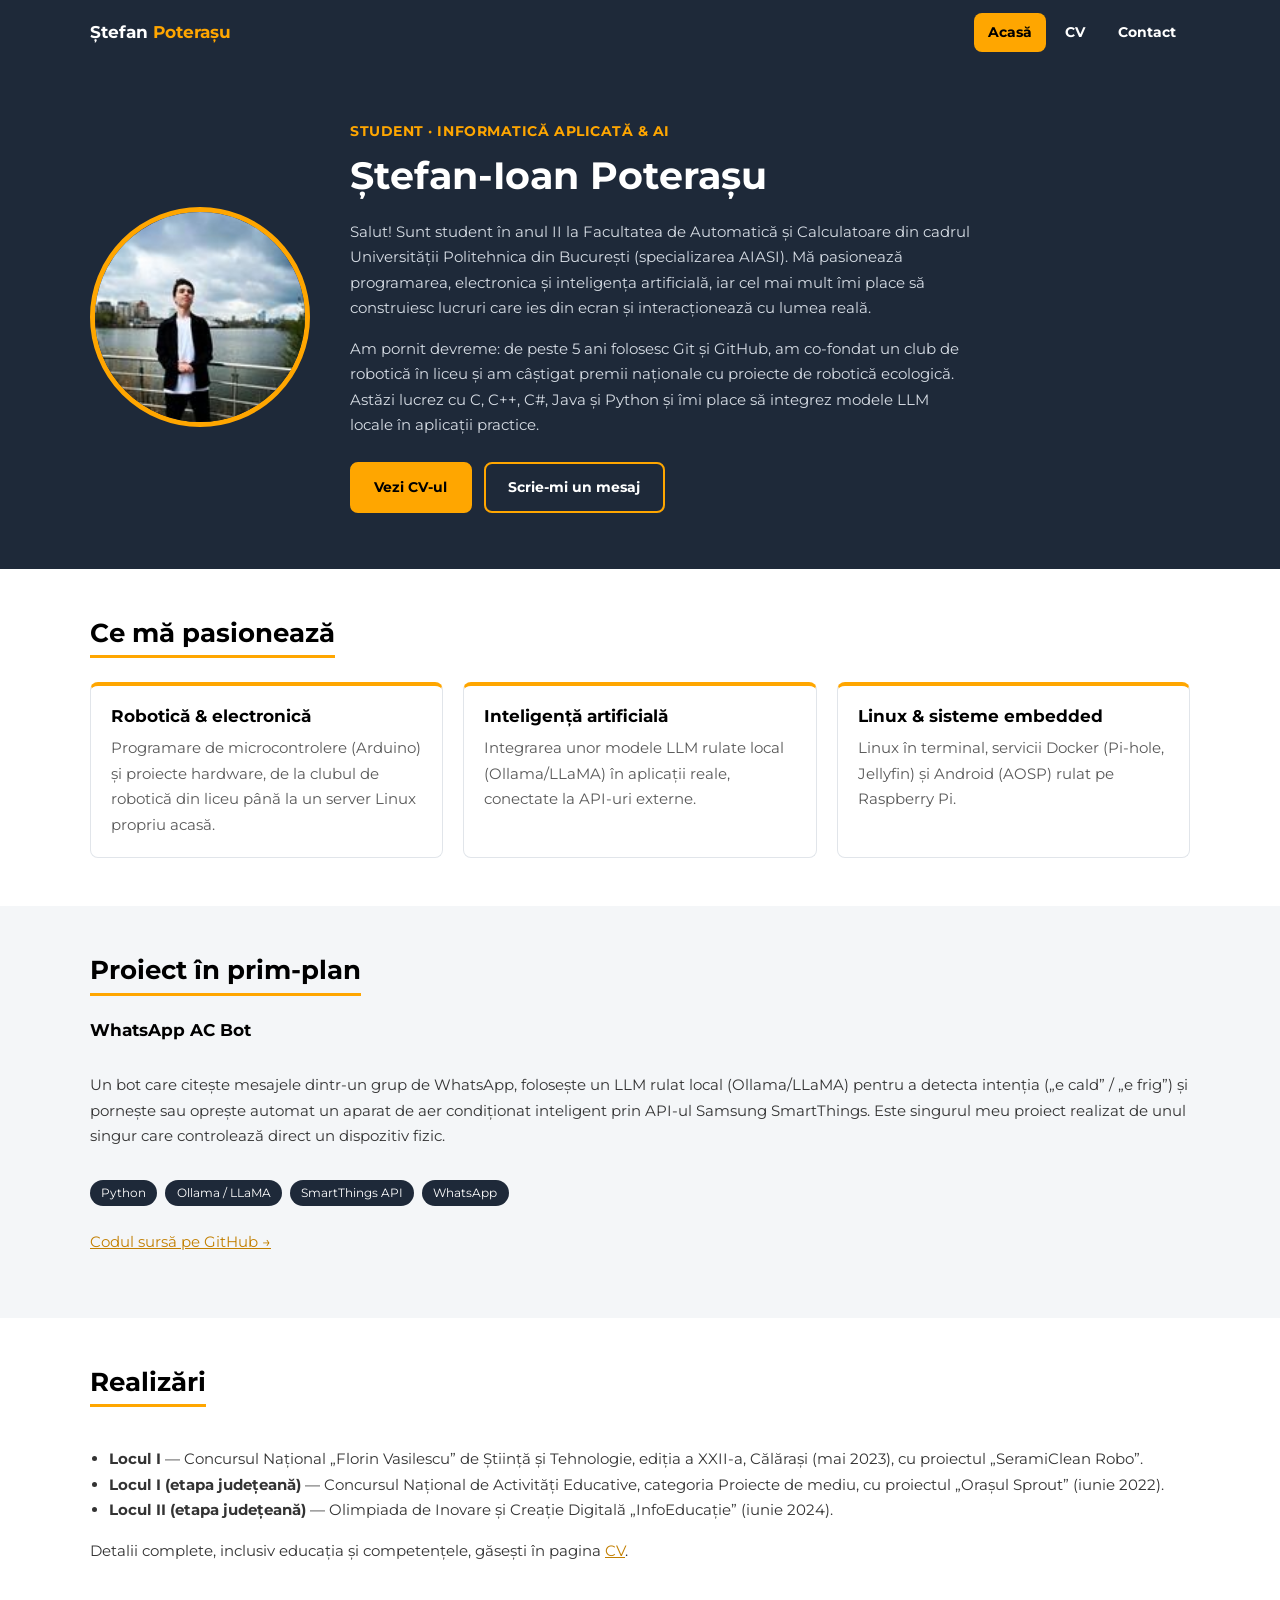
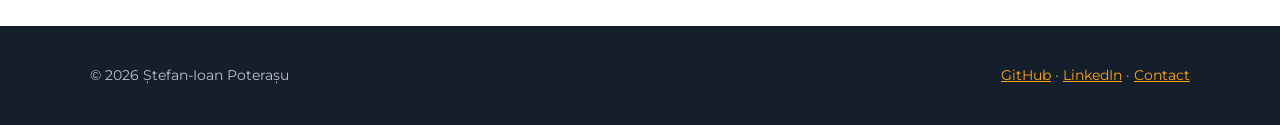
<file: index.html>
<!DOCTYPE html>
<html lang="ro">
<head>
    <meta charset="UTF-8">
    <meta name="viewport" content="width=device-width, initial-scale=1.0">
    <meta name="description" content="Site de prezentare — Ștefan-Ioan Poterașu, student la Facultatea de Automatică și Calculatoare, UPB.">
    <title>Acasă — Ștefan-Ioan Poterașu</title>
    <link rel="preconnect" href="https://fonts.googleapis.com">
    <link rel="preconnect" href="https://fonts.gstatic.com" crossorigin>
    <link href="https://fonts.googleapis.com/css2?family=Montserrat:wght@400;700&display=swap" rel="stylesheet">
    <link rel="stylesheet" href="styles/styles.css">
</head>
<body>
    <a class="skip-link" href="#continut">Sari la conținut</a>

    <header class="site-header">
        <div class="container">
            <a class="brand" href="index.html">Ștefan <span>Poterașu</span></a>
            <nav class="site-nav" aria-label="Navigare principală">
                <ul>
                    <li><a href="index.html" aria-current="page">Acasă</a></li>
                    <li><a href="cv.html">CV</a></li>
                    <li><a href="contact.html">Contact</a></li>
                </ul>
            </nav>
        </div>
    </header>

    <main id="continut">
        <section class="hero" aria-labelledby="titlu-principal">
            <div class="container">
                <figure>
                    <img src="img/stefan.jpg" width="220" height="220" alt="Portret al lui Ștefan-Ioan Poterașu, în aer liber, lângă un lac">
                </figure>
                <div>
                    <p class="role">Student · Informatică aplicată &amp; AI</p>
                    <h1 id="titlu-principal">Ștefan-Ioan Poterașu</h1>
                    <p>
                        Salut! Sunt student în anul II la Facultatea de Automatică și Calculatoare din cadrul
                        Universității Politehnica din București (specializarea AIASI). Mă pasionează programarea,
                        electronica și inteligența artificială, iar cel mai mult îmi place să construiesc lucruri
                        care ies din ecran și interacționează cu lumea reală.
                    </p>
                    <p>
                        Am pornit devreme: de peste 5 ani folosesc Git și GitHub, am co-fondat un club de robotică
                        în liceu și am câștigat premii naționale cu proiecte de robotică ecologică. Astăzi lucrez
                        cu C, C++, C#, Java și Python și îmi place să integrez modele LLM locale în aplicații practice.
                    </p>
                    <div class="actions">
                        <a class="btn" href="cv.html">Vezi CV-ul</a>
                        <a class="btn btn-outline" href="contact.html">Scrie-mi un mesaj</a>
                    </div>
                </div>
            </div>
        </section>

        <section class="section" aria-labelledby="titlu-pasiuni">
            <div class="container">
                <h2 id="titlu-pasiuni">Ce mă pasionează</h2>
                <div class="cards">
                    <article class="card">
                        <h3>Robotică &amp; electronică</h3>
                        <p>Programare de microcontrolere (Arduino) și proiecte hardware, de la clubul de robotică din liceu până la un server Linux propriu acasă.</p>
                    </article>
                    <article class="card">
                        <h3>Inteligență artificială</h3>
                        <p>Integrarea unor modele LLM rulate local (Ollama/LLaMA) în aplicații reale, conectate la API-uri externe.</p>
                    </article>
                    <article class="card">
                        <h3>Linux &amp; sisteme embedded</h3>
                        <p>Linux în terminal, servicii Docker (Pi-hole, Jellyfin) și Android (AOSP) rulat pe Raspberry Pi.</p>
                    </article>
                </div>
            </div>
        </section>

        <section class="section alt" aria-labelledby="titlu-proiect">
            <div class="container">
                <h2 id="titlu-proiect">Proiect în prim-plan</h2>
                <article class="featured">
                    <h3>WhatsApp AC Bot</h3>
                    <p>
                        Un bot care citește mesajele dintr-un grup de WhatsApp, folosește un LLM rulat local
                        (Ollama/LLaMA) pentru a detecta intenția („e cald” / „e frig”) și pornește sau oprește
                        automat un aparat de aer condiționat inteligent prin API-ul Samsung SmartThings.
                        Este singurul meu proiect realizat de unul singur care controlează direct un dispozitiv fizic.
                    </p>
                    <ul class="tags" aria-label="Tehnologii folosite">
                        <li>Python</li>
                        <li>Ollama / LLaMA</li>
                        <li>SmartThings API</li>
                        <li>WhatsApp</li>
                    </ul>
                    <p><a href="https://github.com/PoterasuStefan/whatsapp-ac-bot">Codul sursă pe GitHub →</a></p>
                </article>
            </div>
        </section>

        <section class="section" aria-labelledby="titlu-realizari">
            <div class="container">
                <h2 id="titlu-realizari">Realizări</h2>
                <ul>
                    <li><strong>Locul I</strong> — Concursul Național „Florin Vasilescu” de Știință și Tehnologie, ediția a XXII-a, Călărași (mai 2023), cu proiectul „SeramiClean Robo”.</li>
                    <li><strong>Locul I (etapa județeană)</strong> — Concursul Național de Activități Educative, categoria Proiecte de mediu, cu proiectul „Orașul Sprout” (iunie 2022).</li>
                    <li><strong>Locul II (etapa județeană)</strong> — Olimpiada de Inovare și Creație Digitală „InfoEducație” (iunie 2024).</li>
                </ul>
                <p>Detalii complete, inclusiv educația și competențele, găsești în pagina <a href="cv.html">CV</a>.</p>
            </div>
        </section>
    </main>

    <footer class="site-footer">
        <div class="container">
            <p>© 2026 Ștefan-Ioan Poterașu</p>
            <p>
                <a href="https://github.com/PoterasuStefan">GitHub</a> ·
                <a href="https://www.linkedin.com/in/%C5%9Ftefan-potera%C5%9Fu-464304391/">LinkedIn</a> ·
                <a href="contact.html">Contact</a>
            </p>
        </div>
    </footer>
</body>
</html>
</file>
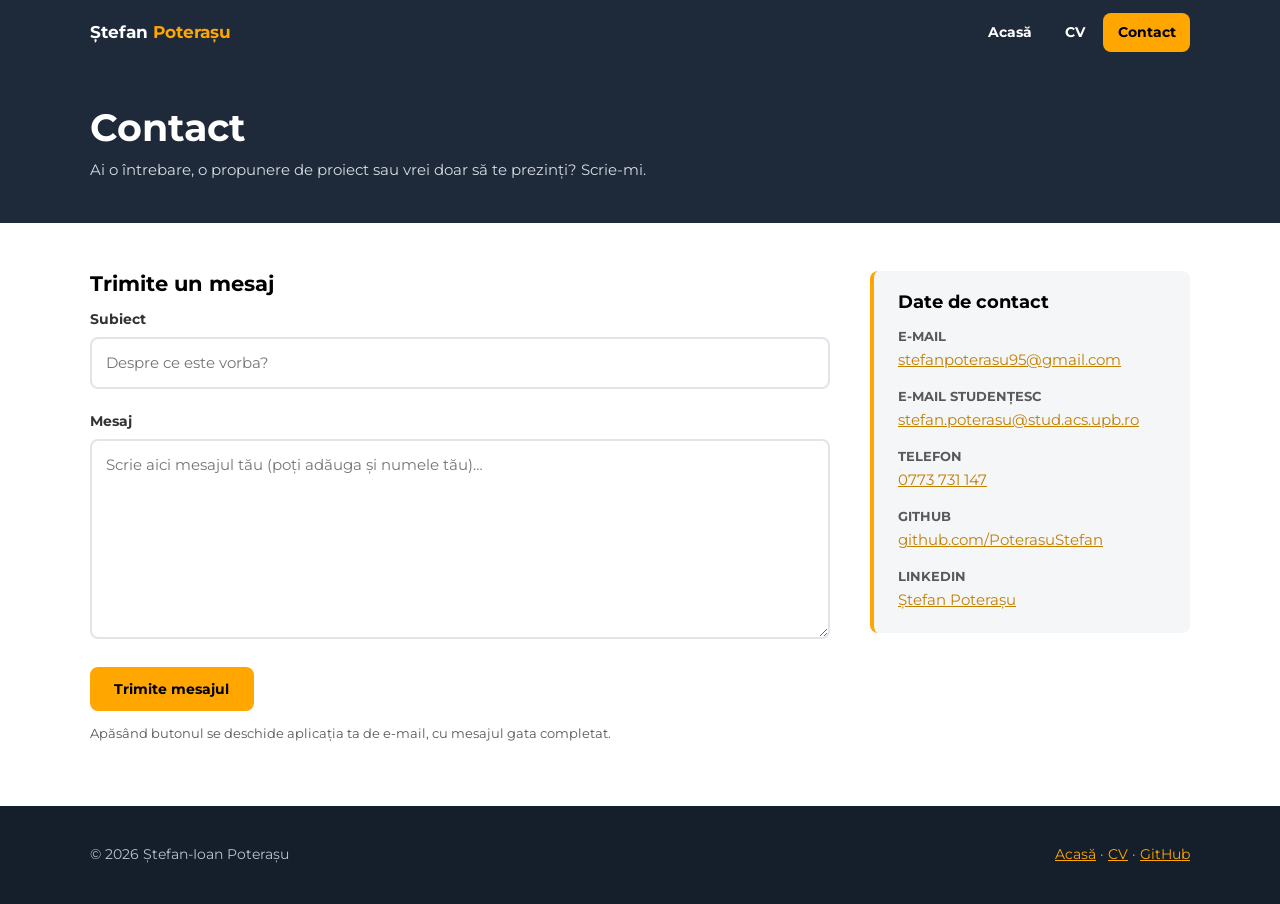
<file: contact.html>
<!DOCTYPE html>
<html lang="ro">
<head>
    <meta charset="UTF-8">
    <meta name="viewport" content="width=device-width, initial-scale=1.0">
    <meta name="description" content="Contact — trimite-i un mesaj lui Ștefan-Ioan Poterașu.">
    <title>Contact — Ștefan-Ioan Poterașu</title>
    <link rel="preconnect" href="https://fonts.googleapis.com">
    <link rel="preconnect" href="https://fonts.gstatic.com" crossorigin>
    <link href="https://fonts.googleapis.com/css2?family=Montserrat:wght@400;700&display=swap" rel="stylesheet">
    <link rel="stylesheet" href="styles/styles.css">
</head>
<body>
    <a class="skip-link" href="#continut">Sari la conținut</a>

    <header class="site-header">
        <div class="container">
            <a class="brand" href="index.html">Ștefan <span>Poterașu</span></a>
            <nav class="site-nav" aria-label="Navigare principală">
                <ul>
                    <li><a href="index.html">Acasă</a></li>
                    <li><a href="cv.html">CV</a></li>
                    <li><a href="contact.html" aria-current="page">Contact</a></li>
                </ul>
            </nav>
        </div>
    </header>

    <main id="continut">
        <section class="page-title" aria-labelledby="titlu-contact">
            <div class="container">
                <h1 id="titlu-contact">Contact</h1>
                <p>Ai o întrebare, o propunere de proiect sau vrei doar să te prezinți? Scrie-mi.</p>
            </div>
        </section>

        <section class="section">
            <div class="container contact-grid">
                <div>
                    <h2 style="font-size:1.3rem">Trimite un mesaj</h2>
                    <!-- Fără backend: la trimitere se deschide clientul de e-mail, cu subiectul și mesajul completate -->
                    <form action="mailto:stefanpoterasu95@gmail.com" method="get" enctype="text/plain">
                        <fieldset>
                            <legend style="position:absolute;left:-999px">Formular de contact</legend>

                            <div class="field">
                                <label for="subject">Subiect</label>
                                <input type="text" id="subject" name="subject" placeholder="Despre ce este vorba?" required>
                            </div>

                            <div class="field">
                                <label for="body">Mesaj</label>
                                <textarea id="body" name="body" placeholder="Scrie aici mesajul tău (poți adăuga și numele tău)…" required></textarea>
                            </div>

                            <button class="btn" type="submit">Trimite mesajul</button>
                            <p class="hint">Apăsând butonul se deschide aplicația ta de e-mail, cu mesajul gata completat.</p>
                        </fieldset>
                    </form>
                </div>

                <aside class="contact-info" aria-labelledby="titlu-date">
                    <h2 id="titlu-date">Date de contact</h2>
                    <address>
                        <dl>
                            <dt>E-mail</dt>
                            <dd><a href="mailto:stefanpoterasu95@gmail.com">stefanpoterasu95@gmail.com</a></dd>
                            <dt>E-mail studențesc</dt>
                            <dd><a href="mailto:stefan.poterasu@stud.acs.upb.ro">stefan.poterasu@stud.acs.upb.ro</a></dd>
                            <dt>Telefon</dt>
                            <dd><a href="tel:+40773731147">0773 731 147</a></dd>
                            <dt>GitHub</dt>
                            <dd><a href="https://github.com/PoterasuStefan">github.com/PoterasuStefan</a></dd>
                            <dt>LinkedIn</dt>
                            <dd><a href="https://www.linkedin.com/in/%C5%9Ftefan-potera%C5%9Fu-464304391/">Ștefan Poterașu</a></dd>
                        </dl>
                    </address>
                </aside>
            </div>
        </section>
    </main>

    <footer class="site-footer">
        <div class="container">
            <p>© 2026 Ștefan-Ioan Poterașu</p>
            <p>
                <a href="index.html">Acasă</a> ·
                <a href="cv.html">CV</a> ·
                <a href="https://github.com/PoterasuStefan">GitHub</a>
            </p>
        </div>
    </footer>
</body>
</html>
</file>
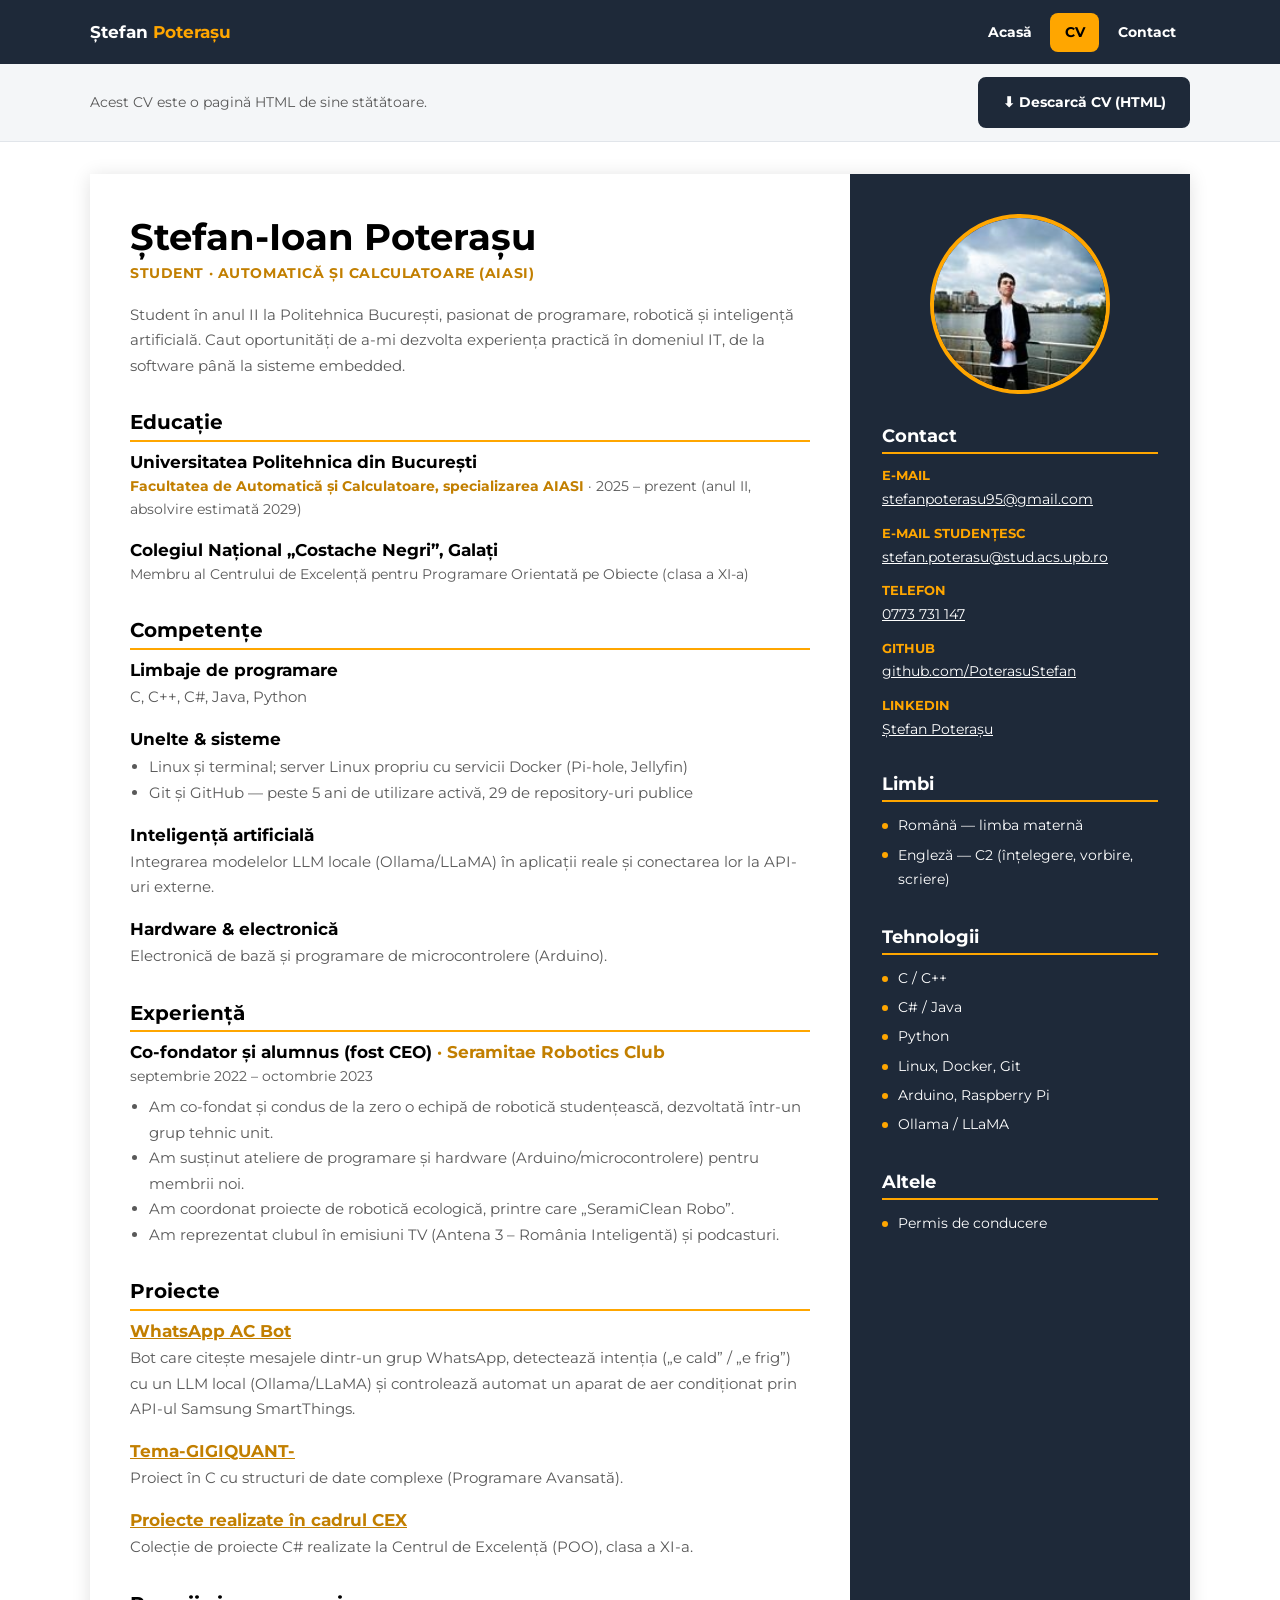
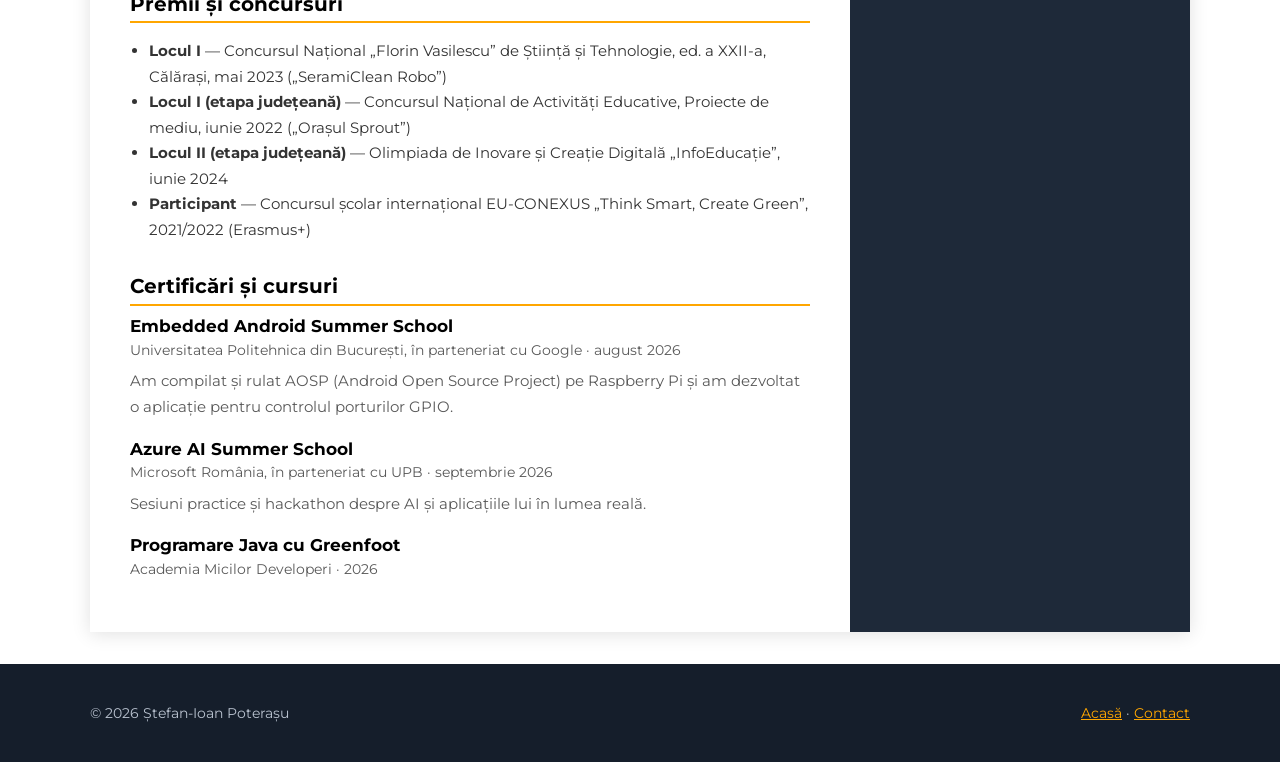
<file: cv.html>
<!DOCTYPE html>
<html lang="ro">
<head>
    <meta charset="UTF-8">
    <meta name="viewport" content="width=device-width, initial-scale=1.0">
    <meta name="description" content="CV — Ștefan-Ioan Poterașu: educație, competențe, experiență, proiecte și premii.">
    <title>CV — Ștefan-Ioan Poterașu</title>
    <link rel="preconnect" href="https://fonts.googleapis.com">
    <link rel="preconnect" href="https://fonts.gstatic.com" crossorigin>
    <link href="https://fonts.googleapis.com/css2?family=Montserrat:wght@400;700&display=swap" rel="stylesheet">
    <style>
/* ===== Variabile & reset ===== */
:root {
    --navy: #1E2939;
    --navy-dark: #151e2b;
    --accent: #ffa600;
    --accent-dark: #c27f00;
    --text: #333;
    --muted: #595959;
    --light: #f4f6f8;
    --border: #e1e5ea;
    --radius: 8px;
}

* { box-sizing: border-box; }

html { scroll-behavior: smooth; }

body {
    margin: 0;
    font-family: 'Montserrat', Arial, sans-serif;
    font-size: 15px;
    line-height: 1.7;
    color: var(--text);
    background: #fff;
}

img { max-width: 100%; height: auto; }

a { color: var(--accent-dark); }
a:hover { color: var(--navy); }

h1, h2, h3 { line-height: 1.25; color: #000; margin: 0 0 .5em; }
h1 { font-size: 2.4rem; }
h2 { font-size: 1.4rem; }
h3 { font-size: 1.05rem; }

ul { padding-left: 1.2rem; }

.container {
    width: min(1100px, 100% - 2rem);
    margin-inline: auto;
}

.skip-link {
    position: absolute;
    left: -999px;
    top: 0;
    background: var(--accent);
    color: #000;
    padding: .5rem 1rem;
    z-index: 100;
}
.skip-link:focus { left: 0; }

:focus-visible { outline: 3px solid var(--accent); outline-offset: 2px; }

/* ===== Header / navigație ===== */
.site-header {
    background: var(--navy);
    position: sticky;
    top: 0;
    z-index: 50;
}

.site-header .container {
    display: flex;
    flex-wrap: wrap;
    align-items: center;
    justify-content: space-between;
    gap: .5rem 1.5rem;
    padding-block: .8rem;
}

.brand {
    color: #fff;
    font-weight: 700;
    font-size: 1.05rem;
    text-decoration: none;
}
.brand span { color: var(--accent); }

.site-nav ul {
    display: flex;
    gap: .25rem;
    list-style: none;
    margin: 0;
    padding: 0;
}

.site-nav a {
    display: block;
    color: #fff;
    text-decoration: none;
    font-weight: 700;
    font-size: .9rem;
    padding: .45rem .9rem;
    border-radius: var(--radius);
}
.site-nav a:hover { background: rgba(255, 255, 255, .12); color: #fff; }
.site-nav a[aria-current="page"] {
    background: var(--accent);
    color: #000;
}

/* ===== Butoane ===== */
.btn {
    display: inline-block;
    padding: .7rem 1.4rem;
    border-radius: var(--radius);
    font-weight: 700;
    font-size: .9rem;
    text-decoration: none;
    border: 2px solid var(--accent);
    background: var(--accent);
    color: #000;
    cursor: pointer;
    font-family: inherit;
}
.btn:hover { background: var(--accent-dark); border-color: var(--accent-dark); color: #000; }
.btn-outline { background: transparent; color: #fff; }
.btn-outline:hover { background: rgba(255, 255, 255, .12); border-color: var(--accent); color: #fff; }

/* ===== Home ===== */
.hero {
    background: var(--navy);
    color: #fff;
    padding-block: 3.5rem;
}
.hero .container {
    display: grid;
    grid-template-columns: 220px 1fr;
    gap: 2.5rem;
    align-items: center;
}
.hero h1 { color: #fff; }
.hero .role {
    color: var(--accent);
    font-weight: 700;
    letter-spacing: .04em;
    text-transform: uppercase;
    font-size: .85rem;
    margin: 0 0 .5rem;
}
.hero p { color: #d6dce4; max-width: 62ch; }
.hero figure { margin: 0; }
.hero img {
    width: 220px;
    height: 220px;
    object-fit: cover;
    border-radius: 50%;
    border: 5px solid var(--accent);
    display: block;
}
.hero .actions { display: flex; flex-wrap: wrap; gap: .75rem; margin-top: 1.5rem; }

.section { padding-block: 3rem; }
.section.alt { background: var(--light); }
.section > .container > h2 {
    font-size: 1.6rem;
    padding-bottom: .4rem;
    border-bottom: 3px solid var(--accent);
    display: inline-block;
    margin-bottom: 1.5rem;
}

.cards {
    display: grid;
    grid-template-columns: repeat(auto-fit, minmax(240px, 1fr));
    gap: 1.25rem;
}
.card {
    background: #fff;
    border: 1px solid var(--border);
    border-top: 4px solid var(--accent);
    border-radius: var(--radius);
    padding: 1.25rem;
}
.card p { margin: 0; color: var(--muted); }

.featured {
    display: grid;
    gap: .5rem;
}
.tags { list-style: none; padding: 0; display: flex; flex-wrap: wrap; gap: .5rem; margin: .5rem 0 0; }
.tags li {
    background: var(--navy);
    color: #fff;
    font-size: .75rem;
    padding: .2rem .7rem;
    border-radius: 999px;
}

/* ===== Footer ===== */
.site-footer {
    background: var(--navy-dark);
    color: #b9c2cf;
    padding-block: 1.5rem;
    font-size: .85rem;
}
.site-footer .container {
    display: flex;
    flex-wrap: wrap;
    justify-content: space-between;
    gap: .5rem 1.5rem;
}
.site-footer a { color: var(--accent); }

/* ===== Pagina CV ===== */
.cv-toolbar {
    background: var(--light);
    border-bottom: 1px solid var(--border);
    padding-block: .8rem;
}
.cv-toolbar .container {
    display: flex;
    flex-wrap: wrap;
    justify-content: space-between;
    align-items: center;
    gap: .5rem 1rem;
}
.cv-toolbar p { margin: 0; color: var(--muted); font-size: .85rem; }
.cv-toolbar .btn { background: var(--navy); border-color: var(--navy); color: #fff; }
.cv-toolbar .btn:hover { background: var(--accent); border-color: var(--accent); color: #000; }

.cv {
    display: grid;
    grid-template-columns: 1fr 340px;
    width: min(1100px, 100%);
    margin: 2rem auto;
    box-shadow: 0 2px 18px rgba(0, 0, 0, .12);
}
.cv-main { padding: 2.5rem 2.5rem 2rem; background: #fff; order: 1; }
.cv-side { background: var(--navy); color: #fff; padding: 2.5rem 2rem; order: 2; }

.cv-main h1 { font-size: 2.3rem; margin-bottom: .1rem; }
.cv-main .role { font-weight: 700; font-size: .9rem; margin: 0 0 1rem; color: var(--accent-dark); text-transform: uppercase; letter-spacing: .04em; }
.cv-main > header p { color: var(--muted); }

.cv-main section { margin-top: 2rem; }
.cv-main section > h2 {
    font-size: 1.25rem;
    padding-bottom: .3rem;
    border-bottom: 2px solid var(--accent);
}

.entry { margin-bottom: 1.2rem; }
.entry h3 { margin-bottom: .1rem; }
.entry .org { color: var(--accent-dark); font-weight: 700; }
.entry .meta { margin: 0 0 .4rem; font-size: .85rem; color: var(--muted); }
.entry ul { margin: .3rem 0 0; color: var(--muted); }
.entry p { margin: .2rem 0; color: var(--muted); }

.cv-side h2 {
    color: #fff;
    font-size: 1.1rem;
    margin-top: 2rem;
    padding-bottom: .3rem;
    border-bottom: 2px solid var(--accent);
}
.cv-side h2:first-of-type { margin-top: 0; }
.cv-side figure { margin: 0 0 1.5rem; text-align: center; }
.cv-side img {
    width: 180px;
    height: 180px;
    object-fit: cover;
    border-radius: 50%;
    border: 4px solid var(--accent);
}
.cv-side a { color: #fff; word-break: break-word; }
.cv-side a:hover { color: var(--accent); }
.cv-side dl { margin: 0; }
.cv-side dt { color: var(--accent); font-weight: 700; font-size: .8rem; text-transform: uppercase; margin-top: .7rem; }
.cv-side dd { margin: 0; font-size: .9rem; }
.cv-side ul { list-style: none; padding: 0; margin: 0; }
.cv-side li { padding: .15rem 0 .15rem 1rem; position: relative; font-size: .9rem; }
.cv-side li::before { content: ""; position: absolute; left: 0; top: .85em; width: 6px; height: 6px; background: var(--accent); border-radius: 50%; }

/* ===== Pagina Contact ===== */
.page-title {
    background: var(--navy);
    color: #fff;
    padding-block: 2.5rem;
}
.page-title h1 { color: #fff; margin: 0 0 .3rem; }
.page-title p { color: #d6dce4; margin: 0; }

.contact-grid {
    display: grid;
    grid-template-columns: 1fr 320px;
    gap: 2.5rem;
    align-items: start;
}

form fieldset { border: 0; padding: 0; margin: 0; }
.field { margin-bottom: 1.25rem; }
.field label { display: block; font-weight: 700; margin-bottom: .35rem; font-size: .9rem; }
.field input,
.field textarea {
    width: 100%;
    padding: .7rem .9rem;
    font: inherit;
    border: 2px solid var(--border);
    border-radius: var(--radius);
    background: #fff;
}
.field input:focus,
.field textarea:focus { border-color: var(--accent); outline: none; }
.field textarea { min-height: 200px; resize: vertical; }
.hint { font-size: .8rem; color: var(--muted); margin-top: .75rem; }

.contact-info {
    background: var(--light);
    border-left: 4px solid var(--accent);
    border-radius: var(--radius);
    padding: 1.25rem 1.5rem;
}
.contact-info h2 { font-size: 1.1rem; }
.contact-info address { font-style: normal; }
.contact-info dl { margin: 0; }
.contact-info dt { font-weight: 700; font-size: .8rem; text-transform: uppercase; color: var(--muted); margin-top: .8rem; }
.contact-info dd { margin: 0; word-break: break-word; }

/* ===== Responsive ===== */
@media (max-width: 860px) {
    .hero .container { grid-template-columns: 1fr; text-align: center; justify-items: center; }
    .hero .actions { justify-content: center; }
    .hero img { width: 180px; height: 180px; }
    .cv { grid-template-columns: 1fr; margin: 0; box-shadow: none; }
    .cv-main { order: 2; padding: 1.5rem 1.25rem; }
    .cv-side { order: 1; padding: 1.5rem 1.25rem; }
    .contact-grid { grid-template-columns: 1fr; }
    h1 { font-size: 1.9rem; }
}

@media (max-width: 520px) {
    .site-header .container { justify-content: center; }
}

/* ===== Print (CV) ===== */
@media print {
    .site-header, .site-footer, .cv-toolbar, .skip-link { display: none; }
    .cv { margin: 0; box-shadow: none; width: 100%; }
    .cv-side { -webkit-print-color-adjust: exact; print-color-adjust: exact; }
}

    </style>
</head>
<body>
    <a class="skip-link" href="#continut">Sari la conținut</a>

    <header class="site-header">
        <div class="container">
            <a class="brand" href="index.html">Ștefan <span>Poterașu</span></a>
            <nav class="site-nav" aria-label="Navigare principală">
                <ul>
                    <li><a href="index.html">Acasă</a></li>
                    <li><a href="cv.html" aria-current="page">CV</a></li>
                    <li><a href="contact.html">Contact</a></li>
                </ul>
            </nav>
        </div>
    </header>

    <div class="cv-toolbar">
        <div class="container">
            <p>Acest CV este o pagină HTML de sine stătătoare.</p>
            <a class="btn" href="cv.html" download="Poterasu_Stefan_CV.html">⬇ Descarcă CV (HTML)</a>
        </div>
    </div>

    <main id="continut" class="cv">
        <article class="cv-main" aria-labelledby="nume">
            <header>
                <h1 id="nume">Ștefan-Ioan Poterașu</h1>
                <p class="role">Student · Automatică și Calculatoare (AIASI)</p>
                <p>
                    Student în anul II la Politehnica București, pasionat de programare, robotică și inteligență
                    artificială. Caut oportunități de a-mi dezvolta experiența practică în domeniul IT, de la
                    software până la sisteme embedded.
                </p>
            </header>

            <section aria-labelledby="educatie">
                <h2 id="educatie">Educație</h2>
                <div class="entry">
                    <h3>Universitatea Politehnica din București</h3>
                    <p class="meta"><span class="org">Facultatea de Automatică și Calculatoare, specializarea AIASI</span> · <time datetime="2025">2025</time> – prezent (anul II, absolvire estimată 2029)</p>
                </div>
                <div class="entry">
                    <h3>Colegiul Național „Costache Negri”, Galați</h3>
                    <p class="meta">Membru al Centrului de Excelență pentru Programare Orientată pe Obiecte (clasa a XI-a)</p>
                </div>
            </section>

            <section aria-labelledby="competente">
                <h2 id="competente">Competențe</h2>
                <div class="entry">
                    <h3>Limbaje de programare</h3>
                    <p>C, C++, C#, Java, Python</p>
                </div>
                <div class="entry">
                    <h3>Unelte &amp; sisteme</h3>
                    <ul>
                        <li>Linux și terminal; server Linux propriu cu servicii Docker (Pi-hole, Jellyfin)</li>
                        <li>Git și GitHub — peste 5 ani de utilizare activă, 29 de repository-uri publice</li>
                    </ul>
                </div>
                <div class="entry">
                    <h3>Inteligență artificială</h3>
                    <p>Integrarea modelelor LLM locale (Ollama/LLaMA) în aplicații reale și conectarea lor la API-uri externe.</p>
                </div>
                <div class="entry">
                    <h3>Hardware &amp; electronică</h3>
                    <p>Electronică de bază și programare de microcontrolere (Arduino).</p>
                </div>
            </section>

            <section aria-labelledby="experienta">
                <h2 id="experienta">Experiență</h2>
                <div class="entry">
                    <h3>Co-fondator și alumnus (fost CEO) <span class="org">· Seramitae Robotics Club</span></h3>
                    <p class="meta"><time datetime="2022-09">septembrie 2022</time> – <time datetime="2023-10">octombrie 2023</time></p>
                    <ul>
                        <li>Am co-fondat și condus de la zero o echipă de robotică studențească, dezvoltată într-un grup tehnic unit.</li>
                        <li>Am susținut ateliere de programare și hardware (Arduino/microcontrolere) pentru membrii noi.</li>
                        <li>Am coordonat proiecte de robotică ecologică, printre care „SeramiClean Robo”.</li>
                        <li>Am reprezentat clubul în emisiuni TV (Antena 3 – România Inteligentă) și podcasturi.</li>
                    </ul>
                </div>
            </section>

            <section aria-labelledby="proiecte">
                <h2 id="proiecte">Proiecte</h2>
                <div class="entry">
                    <h3><a href="https://github.com/PoterasuStefan/whatsapp-ac-bot">WhatsApp AC Bot</a></h3>
                    <p>Bot care citește mesajele dintr-un grup WhatsApp, detectează intenția („e cald” / „e frig”) cu un LLM local (Ollama/LLaMA) și controlează automat un aparat de aer condiționat prin API-ul Samsung SmartThings.</p>
                </div>
                <div class="entry">
                    <h3><a href="https://github.com/PoterasuStefan/Tema-GIGIQUANT-">Tema-GIGIQUANT-</a></h3>
                    <p>Proiect în C cu structuri de date complexe (Programare Avansată).</p>
                </div>
                <div class="entry">
                    <h3><a href="https://github.com/PoterasuStefan/Proiecte-realizate-in-cadrul-CEX">Proiecte realizate în cadrul CEX</a></h3>
                    <p>Colecție de proiecte C# realizate la Centrul de Excelență (POO), clasa a XI-a.</p>
                </div>
            </section>

            <section aria-labelledby="premii">
                <h2 id="premii">Premii și concursuri</h2>
                <ul>
                    <li><strong>Locul I</strong> — Concursul Național „Florin Vasilescu” de Știință și Tehnologie, ed. a XXII-a, Călărași, mai 2023 („SeramiClean Robo”)</li>
                    <li><strong>Locul I (etapa județeană)</strong> — Concursul Național de Activități Educative, Proiecte de mediu, iunie 2022 („Orașul Sprout”)</li>
                    <li><strong>Locul II (etapa județeană)</strong> — Olimpiada de Inovare și Creație Digitală „InfoEducație”, iunie 2024</li>
                    <li><strong>Participant</strong> — Concursul școlar internațional EU-CONEXUS „Think Smart, Create Green”, 2021/2022 (Erasmus+)</li>
                </ul>
            </section>

            <section aria-labelledby="certificari">
                <h2 id="certificari">Certificări și cursuri</h2>
                <div class="entry">
                    <h3>Embedded Android Summer School</h3>
                    <p class="meta">Universitatea Politehnica din București, în parteneriat cu Google · <time datetime="2026-08">august 2026</time></p>
                    <p>Am compilat și rulat AOSP (Android Open Source Project) pe Raspberry Pi și am dezvoltat o aplicație pentru controlul porturilor GPIO.</p>
                </div>
                <div class="entry">
                    <h3>Azure AI Summer School</h3>
                    <p class="meta">Microsoft România, în parteneriat cu UPB · <time datetime="2026-09">septembrie 2026</time></p>
                    <p>Sesiuni practice și hackathon despre AI și aplicațiile lui în lumea reală.</p>
                </div>
                <div class="entry">
                    <h3>Programare Java cu Greenfoot</h3>
                    <p class="meta">Academia Micilor Developeri · 2026</p>
                </div>
            </section>
        </article>

        <aside class="cv-side" aria-label="Date de contact și limbi">
            <figure>
                <img src="[data-uri]" width="180" height="180" alt="Portret al lui Ștefan-Ioan Poterașu">
            </figure>

            <h2>Contact</h2>
            <dl>
                <dt>E-mail</dt>
                <dd><a href="mailto:stefanpoterasu95@gmail.com">stefanpoterasu95@gmail.com</a></dd>
                <dt>E-mail studențesc</dt>
                <dd><a href="mailto:stefan.poterasu@stud.acs.upb.ro">stefan.poterasu@stud.acs.upb.ro</a></dd>
                <dt>Telefon</dt>
                <dd><a href="tel:+40773731147">0773 731 147</a></dd>
                <dt>GitHub</dt>
                <dd><a href="https://github.com/PoterasuStefan">github.com/PoterasuStefan</a></dd>
                <dt>LinkedIn</dt>
                <dd><a href="https://www.linkedin.com/in/%C5%9Ftefan-potera%C5%9Fu-464304391/">Ștefan Poterașu</a></dd>
            </dl>

            <h2>Limbi</h2>
            <ul>
                <li>Română — limba maternă</li>
                <li>Engleză — C2 (înțelegere, vorbire, scriere)</li>
            </ul>

            <h2>Tehnologii</h2>
            <ul>
                <li>C / C++</li>
                <li>C# / Java</li>
                <li>Python</li>
                <li>Linux, Docker, Git</li>
                <li>Arduino, Raspberry Pi</li>
                <li>Ollama / LLaMA</li>
            </ul>

            <h2>Altele</h2>
            <ul>
                <li>Permis de conducere</li>
            </ul>
        </aside>
    </main>

    <footer class="site-footer">
        <div class="container">
            <p>© 2026 Ștefan-Ioan Poterașu</p>
            <p><a href="index.html">Acasă</a> · <a href="contact.html">Contact</a></p>
        </div>
    </footer>
</body>
</html>
</file>
<file: styles/styles.css>
/* ===== Variabile & reset ===== */
:root {
    --navy: #1E2939;
    --navy-dark: #151e2b;
    --accent: #ffa600;
    --accent-dark: #c27f00;
    --text: #333;
    --muted: #595959;
    --light: #f4f6f8;
    --border: #e1e5ea;
    --radius: 8px;
}

* { box-sizing: border-box; }

html { scroll-behavior: smooth; }

body {
    margin: 0;
    font-family: 'Montserrat', Arial, sans-serif;
    font-size: 15px;
    line-height: 1.7;
    color: var(--text);
    background: #fff;
}

img { max-width: 100%; height: auto; }

a { color: var(--accent-dark); }
a:hover { color: var(--navy); }

h1, h2, h3 { line-height: 1.25; color: #000; margin: 0 0 .5em; }
h1 { font-size: 2.4rem; }
h2 { font-size: 1.4rem; }
h3 { font-size: 1.05rem; }

ul { padding-left: 1.2rem; }

.container {
    width: min(1100px, 100% - 2rem);
    margin-inline: auto;
}

.skip-link {
    position: absolute;
    left: -999px;
    top: 0;
    background: var(--accent);
    color: #000;
    padding: .5rem 1rem;
    z-index: 100;
}
.skip-link:focus { left: 0; }

:focus-visible { outline: 3px solid var(--accent); outline-offset: 2px; }

/* ===== Header / navigație ===== */
.site-header {
    background: var(--navy);
    position: sticky;
    top: 0;
    z-index: 50;
}

.site-header .container {
    display: flex;
    flex-wrap: wrap;
    align-items: center;
    justify-content: space-between;
    gap: .5rem 1.5rem;
    padding-block: .8rem;
}

.brand {
    color: #fff;
    font-weight: 700;
    font-size: 1.05rem;
    text-decoration: none;
}
.brand span { color: var(--accent); }

.site-nav ul {
    display: flex;
    gap: .25rem;
    list-style: none;
    margin: 0;
    padding: 0;
}

.site-nav a {
    display: block;
    color: #fff;
    text-decoration: none;
    font-weight: 700;
    font-size: .9rem;
    padding: .45rem .9rem;
    border-radius: var(--radius);
}
.site-nav a:hover { background: rgba(255, 255, 255, .12); color: #fff; }
.site-nav a[aria-current="page"] {
    background: var(--accent);
    color: #000;
}

/* ===== Butoane ===== */
.btn {
    display: inline-block;
    padding: .7rem 1.4rem;
    border-radius: var(--radius);
    font-weight: 700;
    font-size: .9rem;
    text-decoration: none;
    border: 2px solid var(--accent);
    background: var(--accent);
    color: #000;
    cursor: pointer;
    font-family: inherit;
}
.btn:hover { background: var(--accent-dark); border-color: var(--accent-dark); color: #000; }
.btn-outline { background: transparent; color: #fff; }
.btn-outline:hover { background: rgba(255, 255, 255, .12); border-color: var(--accent); color: #fff; }

/* ===== Home ===== */
.hero {
    background: var(--navy);
    color: #fff;
    padding-block: 3.5rem;
}
.hero .container {
    display: grid;
    grid-template-columns: 220px 1fr;
    gap: 2.5rem;
    align-items: center;
}
.hero h1 { color: #fff; }
.hero .role {
    color: var(--accent);
    font-weight: 700;
    letter-spacing: .04em;
    text-transform: uppercase;
    font-size: .85rem;
    margin: 0 0 .5rem;
}
.hero p { color: #d6dce4; max-width: 62ch; }
.hero figure { margin: 0; }
.hero img {
    width: 220px;
    height: 220px;
    object-fit: cover;
    border-radius: 50%;
    border: 5px solid var(--accent);
    display: block;
}
.hero .actions { display: flex; flex-wrap: wrap; gap: .75rem; margin-top: 1.5rem; }

.section { padding-block: 3rem; }
.section.alt { background: var(--light); }
.section > .container > h2 {
    font-size: 1.6rem;
    padding-bottom: .4rem;
    border-bottom: 3px solid var(--accent);
    display: inline-block;
    margin-bottom: 1.5rem;
}

.cards {
    display: grid;
    grid-template-columns: repeat(auto-fit, minmax(240px, 1fr));
    gap: 1.25rem;
}
.card {
    background: #fff;
    border: 1px solid var(--border);
    border-top: 4px solid var(--accent);
    border-radius: var(--radius);
    padding: 1.25rem;
}
.card p { margin: 0; color: var(--muted); }

.featured {
    display: grid;
    gap: .5rem;
}
.tags { list-style: none; padding: 0; display: flex; flex-wrap: wrap; gap: .5rem; margin: .5rem 0 0; }
.tags li {
    background: var(--navy);
    color: #fff;
    font-size: .75rem;
    padding: .2rem .7rem;
    border-radius: 999px;
}

/* ===== Footer ===== */
.site-footer {
    background: var(--navy-dark);
    color: #b9c2cf;
    padding-block: 1.5rem;
    font-size: .85rem;
}
.site-footer .container {
    display: flex;
    flex-wrap: wrap;
    justify-content: space-between;
    gap: .5rem 1.5rem;
}
.site-footer a { color: var(--accent); }

/* ===== Pagina CV ===== */
.cv-toolbar {
    background: var(--light);
    border-bottom: 1px solid var(--border);
    padding-block: .8rem;
}
.cv-toolbar .container {
    display: flex;
    flex-wrap: wrap;
    justify-content: space-between;
    align-items: center;
    gap: .5rem 1rem;
}
.cv-toolbar p { margin: 0; color: var(--muted); font-size: .85rem; }
.cv-toolbar .btn { background: var(--navy); border-color: var(--navy); color: #fff; }
.cv-toolbar .btn:hover { background: var(--accent); border-color: var(--accent); color: #000; }

.cv {
    display: grid;
    grid-template-columns: 1fr 340px;
    width: min(1100px, 100%);
    margin: 2rem auto;
    box-shadow: 0 2px 18px rgba(0, 0, 0, .12);
}
.cv-main { padding: 2.5rem 2.5rem 2rem; background: #fff; order: 1; }
.cv-side { background: var(--navy); color: #fff; padding: 2.5rem 2rem; order: 2; }

.cv-main h1 { font-size: 2.3rem; margin-bottom: .1rem; }
.cv-main .role { font-weight: 700; font-size: .9rem; margin: 0 0 1rem; color: var(--accent-dark); text-transform: uppercase; letter-spacing: .04em; }
.cv-main > header p { color: var(--muted); }

.cv-main section { margin-top: 2rem; }
.cv-main section > h2 {
    font-size: 1.25rem;
    padding-bottom: .3rem;
    border-bottom: 2px solid var(--accent);
}

.entry { margin-bottom: 1.2rem; }
.entry h3 { margin-bottom: .1rem; }
.entry .org { color: var(--accent-dark); font-weight: 700; }
.entry .meta { margin: 0 0 .4rem; font-size: .85rem; color: var(--muted); }
.entry ul { margin: .3rem 0 0; color: var(--muted); }
.entry p { margin: .2rem 0; color: var(--muted); }

.cv-side h2 {
    color: #fff;
    font-size: 1.1rem;
    margin-top: 2rem;
    padding-bottom: .3rem;
    border-bottom: 2px solid var(--accent);
}
.cv-side h2:first-of-type { margin-top: 0; }
.cv-side figure { margin: 0 0 1.5rem; text-align: center; }
.cv-side img {
    width: 180px;
    height: 180px;
    object-fit: cover;
    border-radius: 50%;
    border: 4px solid var(--accent);
}
.cv-side a { color: #fff; word-break: break-word; }
.cv-side a:hover { color: var(--accent); }
.cv-side dl { margin: 0; }
.cv-side dt { color: var(--accent); font-weight: 700; font-size: .8rem; text-transform: uppercase; margin-top: .7rem; }
.cv-side dd { margin: 0; font-size: .9rem; }
.cv-side ul { list-style: none; padding: 0; margin: 0; }
.cv-side li { padding: .15rem 0 .15rem 1rem; position: relative; font-size: .9rem; }
.cv-side li::before { content: ""; position: absolute; left: 0; top: .85em; width: 6px; height: 6px; background: var(--accent); border-radius: 50%; }

/* ===== Pagina Contact ===== */
.page-title {
    background: var(--navy);
    color: #fff;
    padding-block: 2.5rem;
}
.page-title h1 { color: #fff; margin: 0 0 .3rem; }
.page-title p { color: #d6dce4; margin: 0; }

.contact-grid {
    display: grid;
    grid-template-columns: 1fr 320px;
    gap: 2.5rem;
    align-items: start;
}

form fieldset { border: 0; padding: 0; margin: 0; }
.field { margin-bottom: 1.25rem; }
.field label { display: block; font-weight: 700; margin-bottom: .35rem; font-size: .9rem; }
.field input,
.field textarea {
    width: 100%;
    padding: .7rem .9rem;
    font: inherit;
    border: 2px solid var(--border);
    border-radius: var(--radius);
    background: #fff;
}
.field input:focus,
.field textarea:focus { border-color: var(--accent); outline: none; }
.field textarea { min-height: 200px; resize: vertical; }
.hint { font-size: .8rem; color: var(--muted); margin-top: .75rem; }

.contact-info {
    background: var(--light);
    border-left: 4px solid var(--accent);
    border-radius: var(--radius);
    padding: 1.25rem 1.5rem;
}
.contact-info h2 { font-size: 1.1rem; }
.contact-info address { font-style: normal; }
.contact-info dl { margin: 0; }
.contact-info dt { font-weight: 700; font-size: .8rem; text-transform: uppercase; color: var(--muted); margin-top: .8rem; }
.contact-info dd { margin: 0; word-break: break-word; }

/* ===== Responsive ===== */
@media (max-width: 860px) {
    .hero .container { grid-template-columns: 1fr; text-align: center; justify-items: center; }
    .hero .actions { justify-content: center; }
    .hero img { width: 180px; height: 180px; }
    .cv { grid-template-columns: 1fr; margin: 0; box-shadow: none; }
    .cv-main { order: 2; padding: 1.5rem 1.25rem; }
    .cv-side { order: 1; padding: 1.5rem 1.25rem; }
    .contact-grid { grid-template-columns: 1fr; }
    h1 { font-size: 1.9rem; }
}

@media (max-width: 520px) {
    .site-header .container { justify-content: center; }
}

/* ===== Print (CV) ===== */
@media print {
    .site-header, .site-footer, .cv-toolbar, .skip-link { display: none; }
    .cv { margin: 0; box-shadow: none; width: 100%; }
    .cv-side { -webkit-print-color-adjust: exact; print-color-adjust: exact; }
}
</file>
